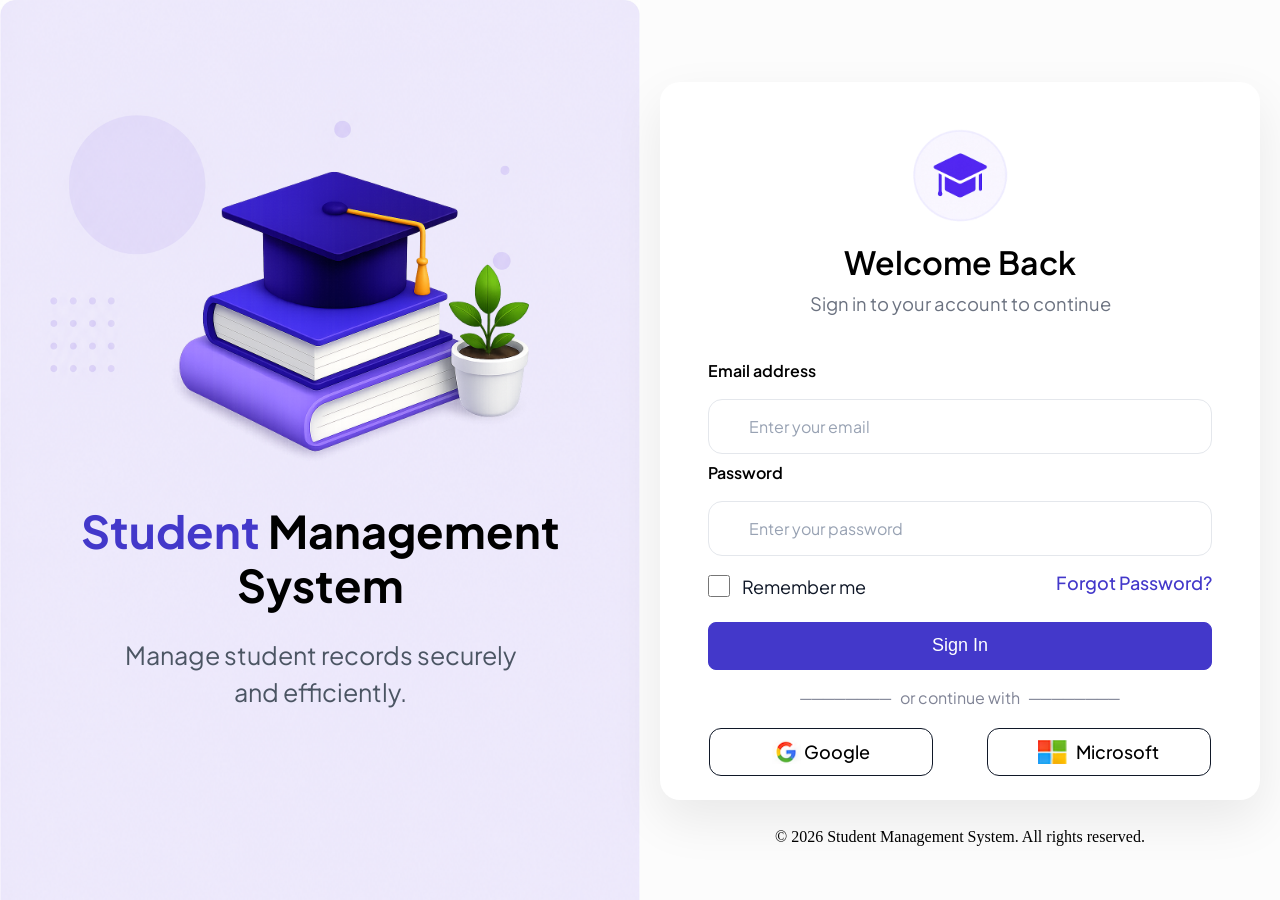
<file: index.html>
<!DOCTYPE html>
<html lang="en">
<head>
    <meta charset="UTF-8">
    <meta name="viewport" content="width=device-width, initial-scale=1.0">
    <link rel="stylesheet" href="style.css">
    <title>Student Management System</title>
</head>
<body>
    
    <div class="container">

        <section id="left-panel">

            <div class="books-image">
                <img src="books.png" alt="books">
            </div>

            <div class="student-heading" id="heading1">
                <span style="color: #4338CA;">Student  </span> Management   System
            </div>

            <div class="tagline">
                <p id="tagline">Manage student records  securely <br> and efficiently.</p>
            </div>


        </section>

        <section class="right-panel">

            <div class="login-card">


                <header class="card-header">
                    <img src="heyy.png" alt="">
                    <h1>Welcome Back</h1>
                    <p>Sign in to your account to continue</p>
                </header>

                <div class="form">
                    <label for="email">Email address</label> 
                    <input type="email" id="email" name="email" placeholder="Enter your email" required>
                    <label for="pass">Password</label>
                    <input type="password" id="pass" name="pass" placeholder="Enter your password" required>
                </div>

                <div class="options">

                    <div class="remember">
                        <input type="checkbox" id="remember">
                        <label for="remember">Remember me</label>
                    </div>

                    <a href="#" class="forgot-password">Forgot Password?</a>

                </div>

                <button id="sign-in">Sign In</button>

                <div class="divide">
                    ──────── &nbsp or continue with &nbsp ────────
                </div>

                <div class="other-signin">

                    <button class="social-button">
                        <img src="google.png" alt="Google">
                        <span>Google</span>
                    </button>

                    <button class="social-button">
                        <img src="image.png" alt="Microsoft"> &nbsp;
                        <span>Microsoft</span>
                    </button>

                </div>

            </div>

            <footer>
                <p>© 2026 Student Management System. All rights reserved.</p>
            </footer>

        </section>

    </div>

</body>
</html>
</file>
<file: style.css>
@import url('https://fonts.googleapis.com/css2?family=Inter:wght@100..900&display=swap');
@import url('https://fonts.googleapis.com/css2?family=Plus+Jakarta+Sans:wght@400;700&display=swap');

*{
    margin: 0;
    padding: 0;
    box-sizing: border-box;
}

.container{
    display: flex;
    flex-direction: row;
}

#left-panel{
    display: flex;
    flex-direction: column;
    background-image: url("leftback.png");
    background-repeat: no-repeat;
    background-size: cover;
    width: 50%;
    min-height: 100vh;
}

#left-panel img{
    width: 37.5rem;          
    margin-left: 3.75rem;    
    margin-top: 6.25rem;     
}

#heading1{
    text-align: center;
    font-size: 2.8125rem;    
    /* font-family: "Manrope", sans-serif; */
    font-family: "Plus Jakarta Sans", sans-serif;
    font-weight: 700;
    line-height: 1.2;
}

#tagline{
    text-align: center;
    line-height: 1.5;
    color: #4B5563;
    /* font-family: "Manrope", sans-serif; */
    font-family: "Plus Jakarta Sans", sans-serif;
    font-weight: 400;
    margin-top: 1.5625rem;   
    font-size: 1.56rem;    
}

.right-panel{
    display: flex;
    flex-direction: column;
    align-items: center;
    justify-content: center;
    min-height: 100vh;
    width: 50%;
    background-color: #FCFCFC;
}

.login-card {
    box-shadow: 0 20px 50px rgba(0,0,0,0.08);
    border-radius: 20px;
    display: flex;
    flex-direction: column;
    align-items: center;
    /* justify-content: center; */
    width: 37.5rem;
    background-color: #FFFFFF;
    height: 44.875rem;
    margin-top: 1.75rem;
    margin-bottom: 6.25rem;
}

.card-header{
    display: flex;
    flex-direction: column;
    align-items: center;
    justify-content: center;
}

.card-header h1 {
    margin-top: 0rem;
    font-size: 2rem;
    font-family: "Plus Jakarta Sans", sans-serif;
    font-weight: 600;
}

.card-header img {
    height: 12.5rem;
    width: 12.5rem;
    margin-bottom: -2.5rem;
}

.card-header p{
    font-size: 1.15rem;
    margin-top: 10px;
    color: #6B7280;
    font-family: "Plus Jakarta Sans", sans-serif;
}

.form {
    margin-top: 45px;
    display: flex;
    width: 31.5rem;
    flex-direction: column;
    gap: 0.5rem;
}

.form label {
    font-family: "Plus Jakarta Sans", sans-serif;
    font-size: 1rem;
    font-weight: 600;
}

.form input {
    margin-top: 10px;
    width: 100%;
    height: 3.45rem;
    padding: 0 20px;
    font-size: 1rem;
    line-height: 1rem;
    font-family: "Plus Jakarta Sans", sans-serif;
    border: 1px solid #E4E7EC;
    border-radius: 14px;
    color: #101828;
    transition:
    border-color .2s,
    box-shadow .2s;
}

input:focus{
border-color:#4338CA;
box-shadow:
0 0 0 4px
rgba(67,56,202,.12);
}

.form input::placeholder {
    padding-left: 1.25rem;
    font-size   : 1rem;
    color: #98A2B3;
}

.options{
    width: 31.5rem;
    display: flex;
    justify-content: space-between;
    align-items: center;
    margin-top: .65rem;
}

.remember{
    margin-top: 0.5rem;
    display: flex;
    align-items: center;
    gap: 0.75rem;
}

.remember input{
    width: 1.4rem;
    height: 1.4rem;
    accent-color: #4338CA;    
    cursor: pointer;
}

.remember label{
    font-family: "Plus Jakarta Sans", sans-serif;
    font-size: 1.125rem;
    color: #101828;
    cursor: pointer;
}

.forgot-password{
    font-family: "Plus Jakarta Sans", sans-serif;
    font-size: 1.125rem;
    font-weight: 500;
    color: #4338CA;
    text-decoration: none;
}

.forgot-password:hover{
    text-decoration: underline;
}

#sign-in {
    border: 1px solid #4338CA;
    border-radius: 8px;
    color: #FFFFFF;
    margin-top: 1.5rem;
    width: 31.5rem;
    background-color: #4338CA;
    height: 3rem;
    font-size: 1.125rem;
    cursor: pointer;
}

#sign-in:hover{
    background-color: #3730A3;
}
#sign-in:active{
    transform: scale(0.98);
}

.divide{
    color: #808496;
    width: 31.5rem;
    display: flex;
    margin-top: 1.1rem;
    font-size: 1rem;
    font-family: "Plus Jakarta sans",sans-serif;
    justify-content: center;
}

.other-signin{
    gap: 3.14rem;
    display: flex;
    justify-content: space-around;
    align-items: center;
    width: 31.5rem;
    height: 3.45rem;
    /* border: 2px solid red; */
    margin-top: 1rem;
}


.social-button {
    display: flex;
    flex-direction: row;
    justify-content: center;
    align-items: center;
    background-color: #ffffff;
    border: 1px solid #101828;
    border-radius: 0.75rem;
    width: 14rem;
    height: 3rem;
    font-size: 1.125rem;
    font-family: "Plus Jakarta Sans", sans-serif;
    gap: .2rem;
    cursor: pointer;
    font-weight: 500;
}

.social-button img{
    height: 1.5rem;
    width: 1.8rem;
}

.social-button:hover{
    background-color: #4338CA;
    color: #ffffff;
}

footer{
    margin-top: -4.5rem;
}
</file>
